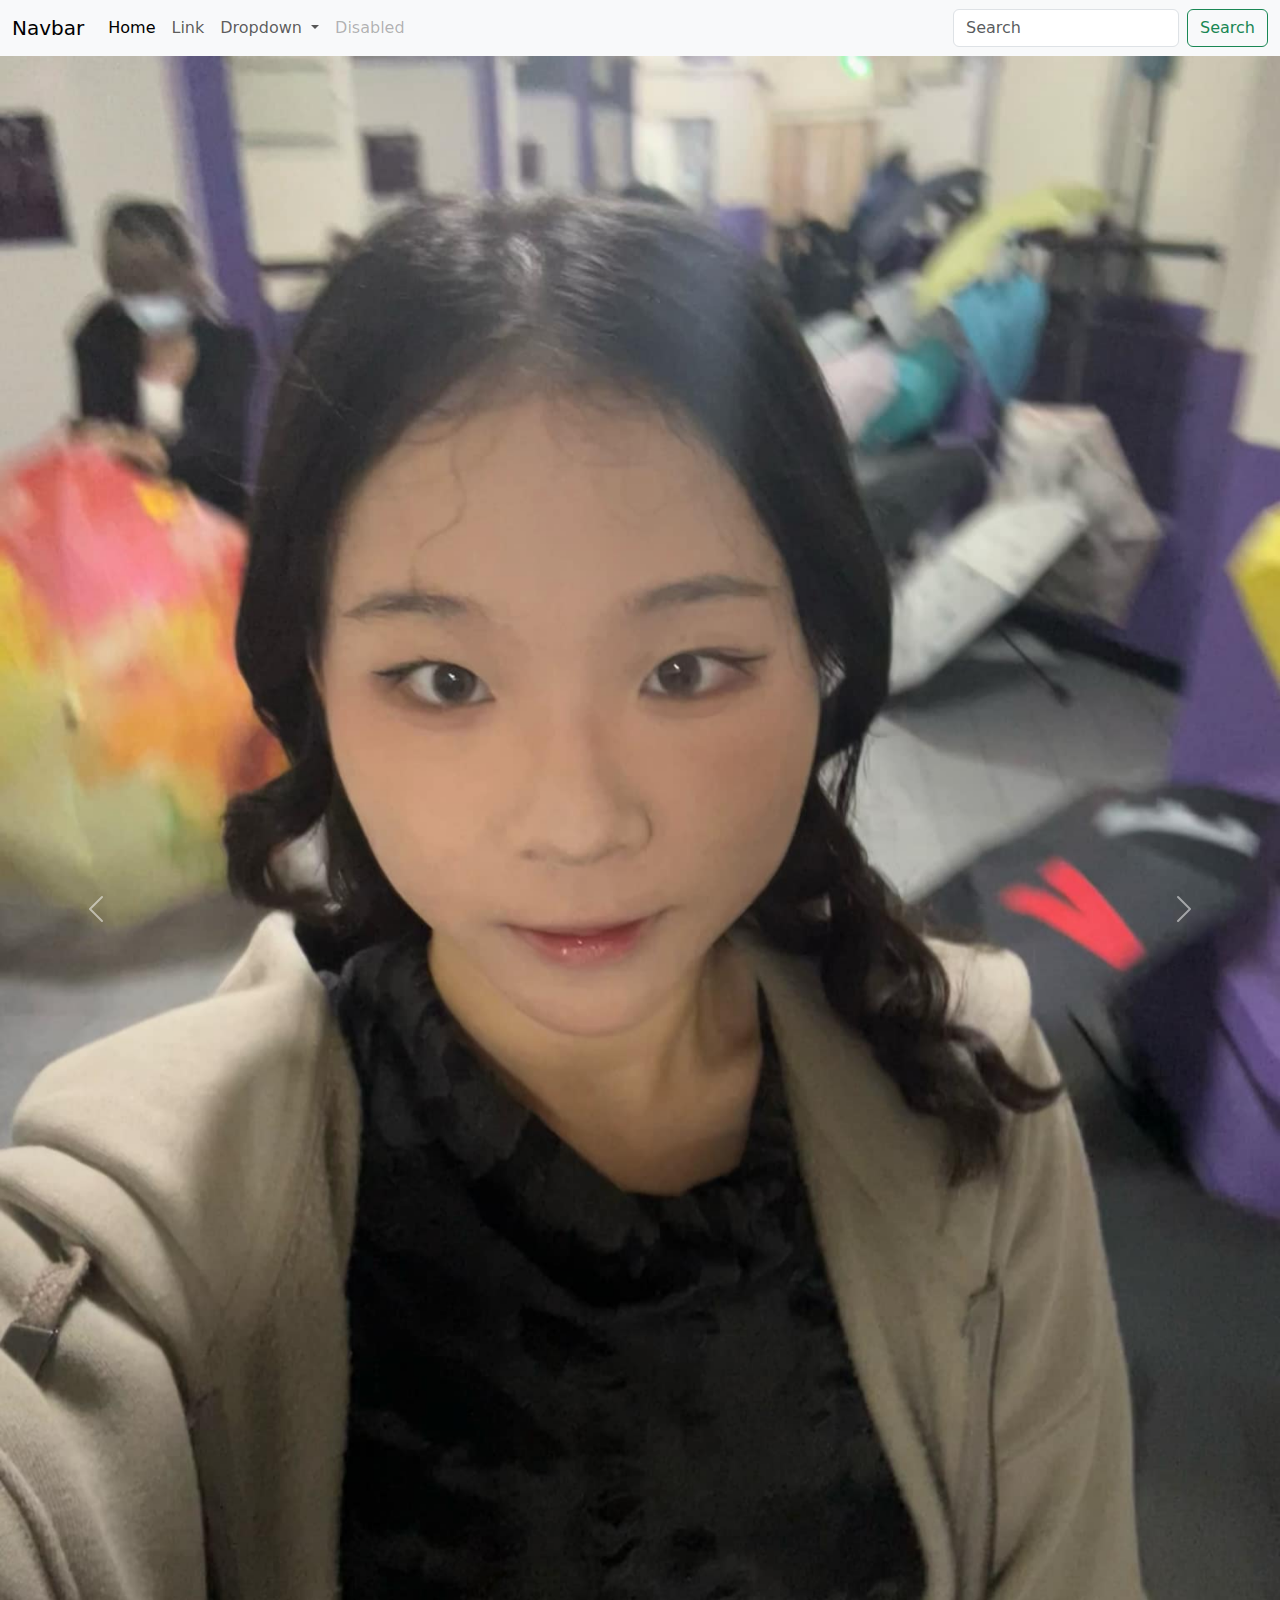
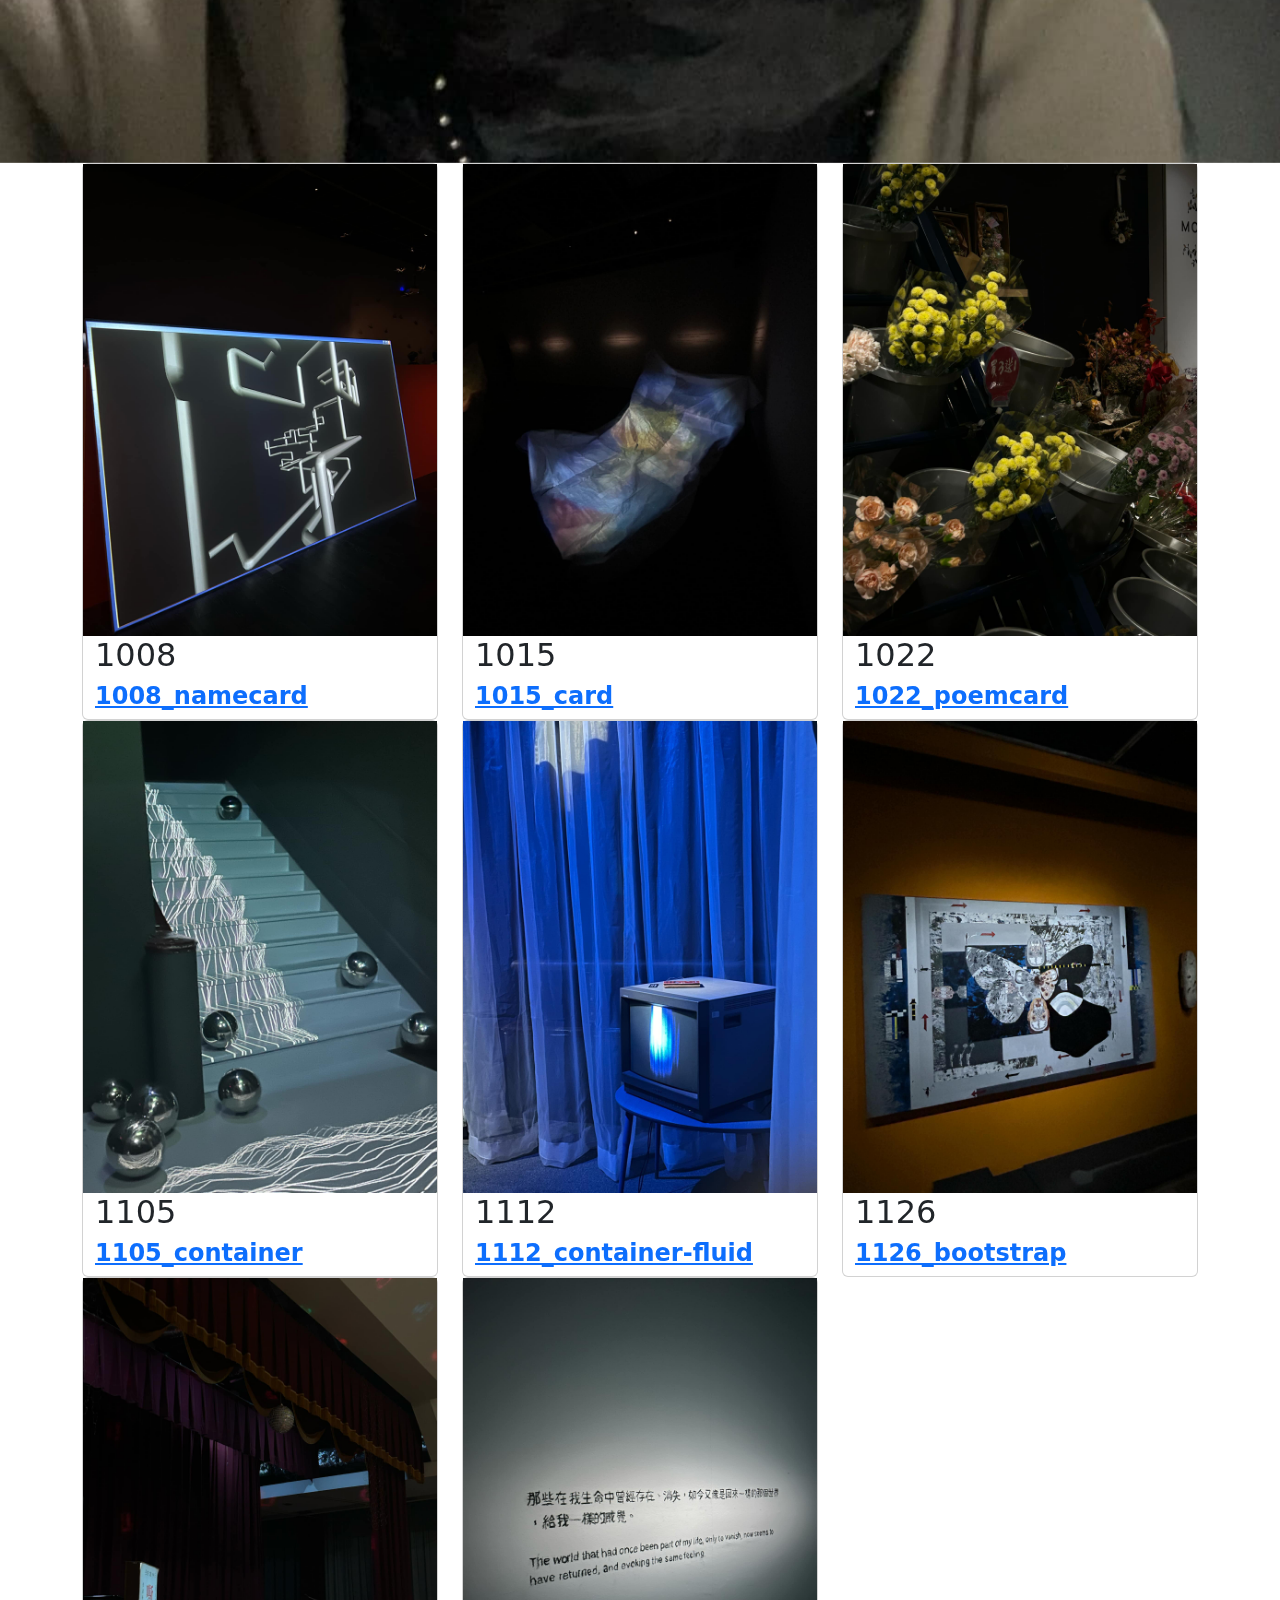
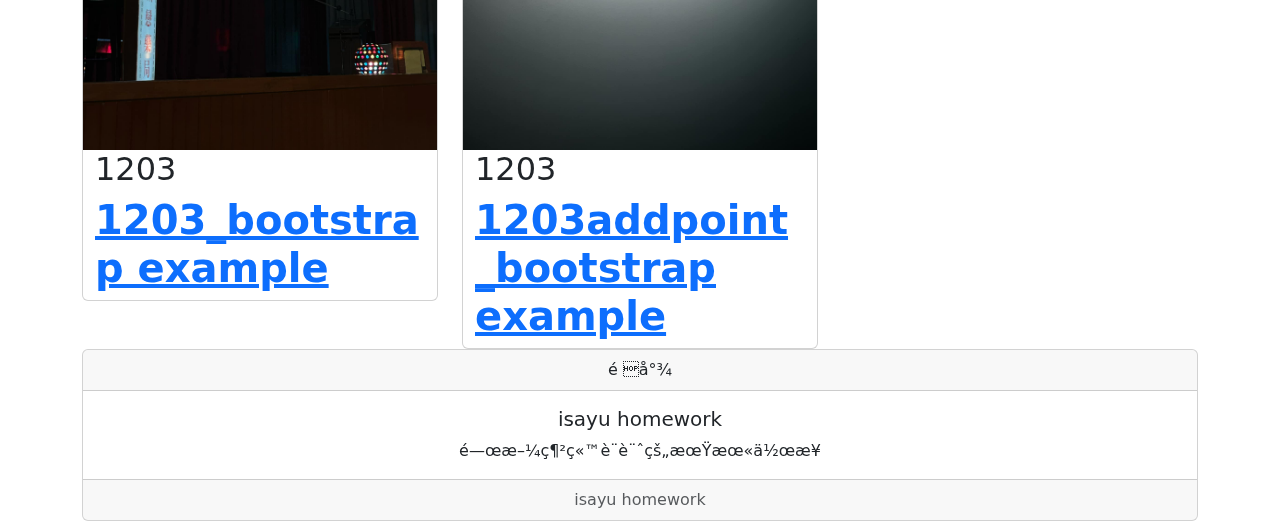
<file: index.html>
<!DOCTYPE html>

<html>

 <head>
  <meta charset=”utf-8“>
  <title>ALISAI‘S NAMECARD</title>
  <script src="https://cdn.jsdelivr.net/npm/bootstrap@5.3.3/dist/js/bootstrap.bundle.min.js" integrity="sha384-YvpcrYf0tY3lHB60NNkmXc5s9fDVZLESaAA55NDzOxhy9GkcIdslK1eN7N6jIeHz" crossorigin="anonymous"></script>
  <link href="https://cdn.jsdelivr.net/npm/bootstrap@5.3.3/dist/css/bootstrap.min.css" rel="stylesheet" integrity="sha384-QWTKZyjpPEjISv5WaRU9OFeRpok6YctnYmDr5pNlyT2bRjXh0JMhjY6hW+ALEwIH" crossorigin="anonymous">
 </head>
 
 <body>  
    <nav class="navbar navbar-expand-lg bg-body-tertiary">
        <div class="container-fluid">
          <a class="navbar-brand" href="#">Navbar</a>
          <button class="navbar-toggler" type="button" data-bs-toggle="collapse" data-bs-target="#navbarSupportedContent" aria-controls="navbarSupportedContent" aria-expanded="false" aria-label="Toggle navigation">
            <span class="navbar-toggler-icon"></span>
          </button>
          <div class="collapse navbar-collapse" id="navbarSupportedContent">
            <ul class="navbar-nav me-auto mb-2 mb-lg-0">
              <li class="nav-item">
                <a class="nav-link active" aria-current="page" href="#">Home</a>
              </li>
              <li class="nav-item">
                <a class="nav-link" href="#">Link</a>
              </li>
              <li class="nav-item dropdown">
                <a class="nav-link dropdown-toggle" href="#" role="button" data-bs-toggle="dropdown" aria-expanded="false">
                  Dropdown
                </a>
                <ul class="dropdown-menu">
                  <li><a class="dropdown-item" href="#">Action</a></li>
                  <li><a class="dropdown-item" href="#">Another action</a></li>
                  <li><hr class="dropdown-divider"></li>
                  <li><a class="dropdown-item" href="#">Something else here</a></li>
                </ul>
              </li>
              <li class="nav-item">
                <a class="nav-link disabled" aria-disabled="true">Disabled</a>
              </li>
            </ul>
            <form class="d-flex" role="search">
              <input class="form-control me-2" type="search" placeholder="Search" aria-label="Search">
              <button class="btn btn-outline-success" type="submit">Search</button>
            </form>
          </div>
        </div>
      </nav>
      <div id="carouselExample" class="carousel slide">
        <div class="carousel-inner">
          <div class="carousel-item active">
            <img src="1112/1111.jpg" class="d-block w-100" alt="...">
          </div>
          <div class="carousel-item">
            <img src="1112/2222.jpg" class="d-block w-100" alt="...">
          </div>
          <div class="carousel-item">
            <img src="1112/3333.jpg" class="d-block w-100" alt="...">
          </div>
          <div class="carousel-item">
            <img src="1112/4444.jpg" class="d-block w-100" alt="...">
          </div>
        </div>
        <button class="carousel-control-prev" type="button" data-bs-target="#carouselExample" data-bs-slide="prev">
          <span class="carousel-control-prev-icon" aria-hidden="true"></span>
          <span class="visually-hidden">Previous</span>
        </button>
        <button class="carousel-control-next" type="button" data-bs-target="#carouselExample" data-bs-slide="next">
          <span class="carousel-control-next-icon" aria-hidden="true"></span>
          <span class="visually-hidden">Next</span>
        </button>
      </div>
      <div class="container">
        <div class ="row">
          <div class="col-4">
                <div class = "card">

      <img src='1105/img1008.png' style='width:100%'>
      <div class='container'>
        <h2>1008</h2>
        <h4><b>  <a href=1008/1008_namecard.html>    1008_namecard</a></b></h4>
      </div>
    </div>
       </div>
          <div class="col-4">
            <div class = "card">

      <img src='1105/img1015.png' style='width:100%'>
      <div class='container'>
      <h2>1015</h2>
        <h4><b> <a href=1015/1015_card.html>    1015_card
        </a></b></h4>
      </div>
    </div>
       </div>
          <div class="col-4">            <div class = "card">

      <img src='1105/img1022.png' style='width:100%'>
      <div class='container'>
        <h2>1022</h2>
        <h4><b> <a href=1022/1022_poemcard.html>
          1022_poemcard</a></b></h4>
      </div>
    </div>
       </div>
        </div>
        <div class ="row">
          <div class="col-4">          <div class = "card">

      <img src='1105/img1105.png' style='width:100%'>
      <div class='container'>
        <h2>1105</h2>
        <h4><b>  <a href=1105/index.html>
          1105_container</a></b></h4>
      </div>
    </div>
       </div>
       <div class="col-4">          <div class = "card">

      <img src='1105/img1112.png' style='width:100%'>
      <div class='container'>
        <h2>1112</h2>
        <h4><b><a href=1112/index.html>
          1112_container-fluid</a></b></h4>
      </div>
    </div>
       </div>
       <div class="col-4">          <div class = "card">
       <img src='1105/img1126.png' style='width:100%'>
       <div class='container'>
         <h2>1126</h2>
         <h4><b> <a href=1126/1126_index.html>
          1126_bootstrap</a></b></h4>
       </div>
     </div>
        </div>
        <div class="col-4">          <div class = "card">
        <img src='1105/img1203.png' style='width:100%'>
        <div class='container'>
          <h2>1203</h2>
          <h4><b> <h1>
            <a href=1203/1203_index.html>
             1203_bootstrap example
            </a></b></h4>
        </div>
      </div>
         </div>

         <div class="col-4">          <div class = "card">
         <img src='1105/img12031.png' style='width:100%'>
         <div class='container'>
           <h2>1203</h2>
           <h4><b> <h1>
            <a href=1203_addpoint/1203addpoint_index.html>
              1203addpoint_bootstrap example
             
             </a></b></h4>
         </div>
       </div>
          </div>

        </div>
         

        <div class="card text-center">
          <div class="card-header">
            頁尾
          </div>
          <div class="card-body">
            <h5 class="card-title"> isayu homework</h5>
            <p class="card-text">關於網站設計的期末作業</p>
          
          </div>
          <div class="card-footer text-body-secondary">
           isayu homework
          </div>
        </div>




 

 </body>



 
  
  </html>
</file>
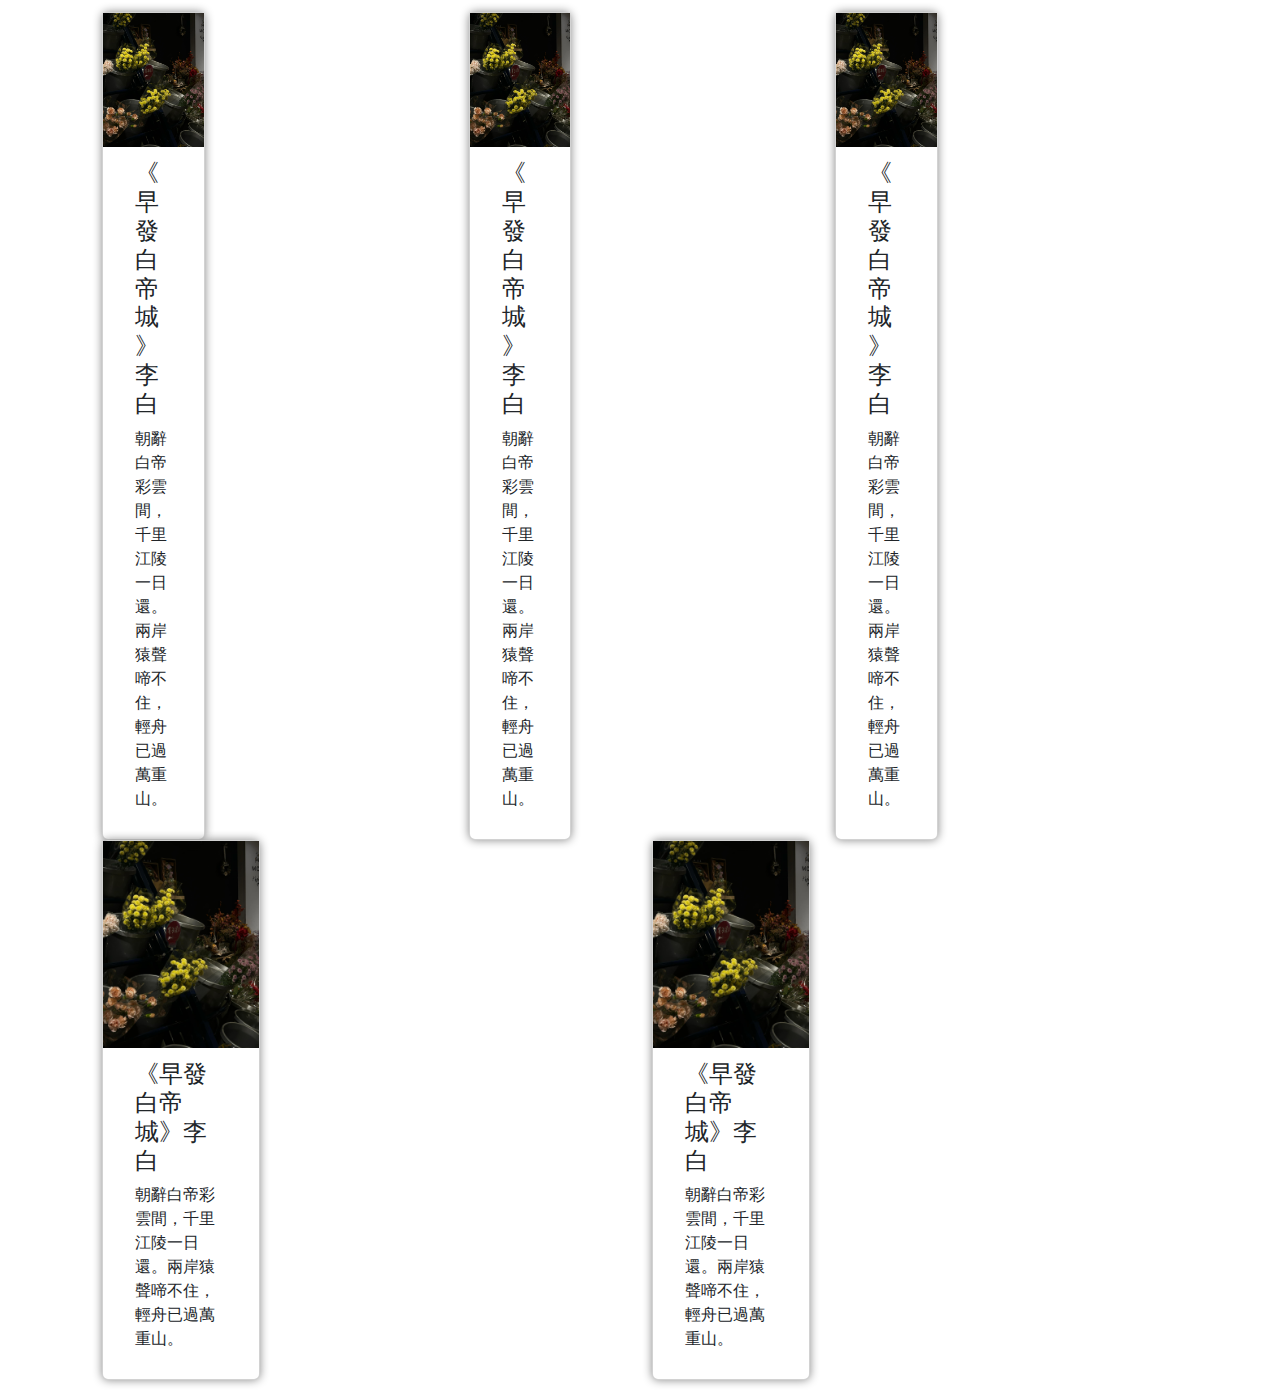
<file: 1105/index.html>
<DOCTYPE html>

<html>

	<head>
			<meta charset='utf-8'>
			<title>POEMCARD</title>
			<link rel="preconnect" href="https://fonts.googleapis.com">
			<link rel="preconnect" href="https://fonts.gstatic.com" crossorigin>
			<link href="https://fonts.googleapis.com/css2?family=Cactus+Classical+Serif&display=swap" rel="stylesheet">
			<link href="https://cdn.jsdelivr.net/npm/bootstrap@5.3.3/dist/css/bootstrap.min.css" rel="stylesheet" integrity="sha384-QWTKZyjpPEjISv5WaRU9OFeRpok6YctnYmDr5pNlyT2bRjXh0JMhjY6hW+ALEwIH" crossorigin="anonymous">
			<script src="https://cdn.jsdelivr.net/npm/bootstrap@5.3.3/dist/js/bootstrap.bundle.min.js" integrity="sha384-YvpcrYf0tY3lHB60NNkmXc5s9fDVZLESaAA55NDzOxhy9GkcIdslK1eN7N6jIeHz" crossorigin="anonymous"></script>
			<style>
			
				.card{
				width:30%;
				box-shadow: 0px 0px 10px 0px #888888;
				}
				
				.container{
				padding: 12px 32px;
				}
				
				
				</style>
	</head>
	
	<body>
		<div class="container">
			<div class ="row">
				<div class="col-4"><div class = "card">
		<img src='img1022.png' style='width:100%'>
		<div class='container'>
			<h4>《早發白帝城》李白</h4>
			<p>朝辭白帝彩雲間，千里江陵一日還。兩岸猿聲啼不住，輕舟已過萬重山。</p>
		</div>
	</div>
		 </div>
				<div class="col-4"><div class = "card">
		<img src='img1022.png' style='width:100%'>
		<div class='container'>
			<h4>《早發白帝城》李白</h4>
			<p>朝辭白帝彩雲間，千里江陵一日還。兩岸猿聲啼不住，輕舟已過萬重山。</p>
		</div>
	</div>
		 </div>
				<div class="col-4"><div class = "card">
		<img src='img1022.png' style='width:100%'>
		<div class='container'>
			<h4>《早發白帝城》李白</h4>
			<p>朝辭白帝彩雲間，千里江陵一日還。兩岸猿聲啼不住，輕舟已過萬重山。</p>
		</div>
	</div>
		 </div>
			</div>
			<div class ="row">
				<div class="col-6"><div class = "card">
		<img src='img1022.png' style='width:100%'>
		<div class='container'>
			<h4>《早發白帝城》李白</h4>
			<p>朝辭白帝彩雲間，千里江陵一日還。兩岸猿聲啼不住，輕舟已過萬重山。</p>
		</div>
	</div>
		 </div>
				<div class="col-6"><div class = "card">
		<img src='img1022.png' style='width:100%'>
		<div class='container'>
			<h4>《早發白帝城》李白</h4>
			<p>朝辭白帝彩雲間，千里江陵一日還。兩岸猿聲啼不住，輕舟已過萬重山。</p>
		</div>
	</div>
		 </div>
				
			</div>
			 
	
	</body>
	
<html>
</file>
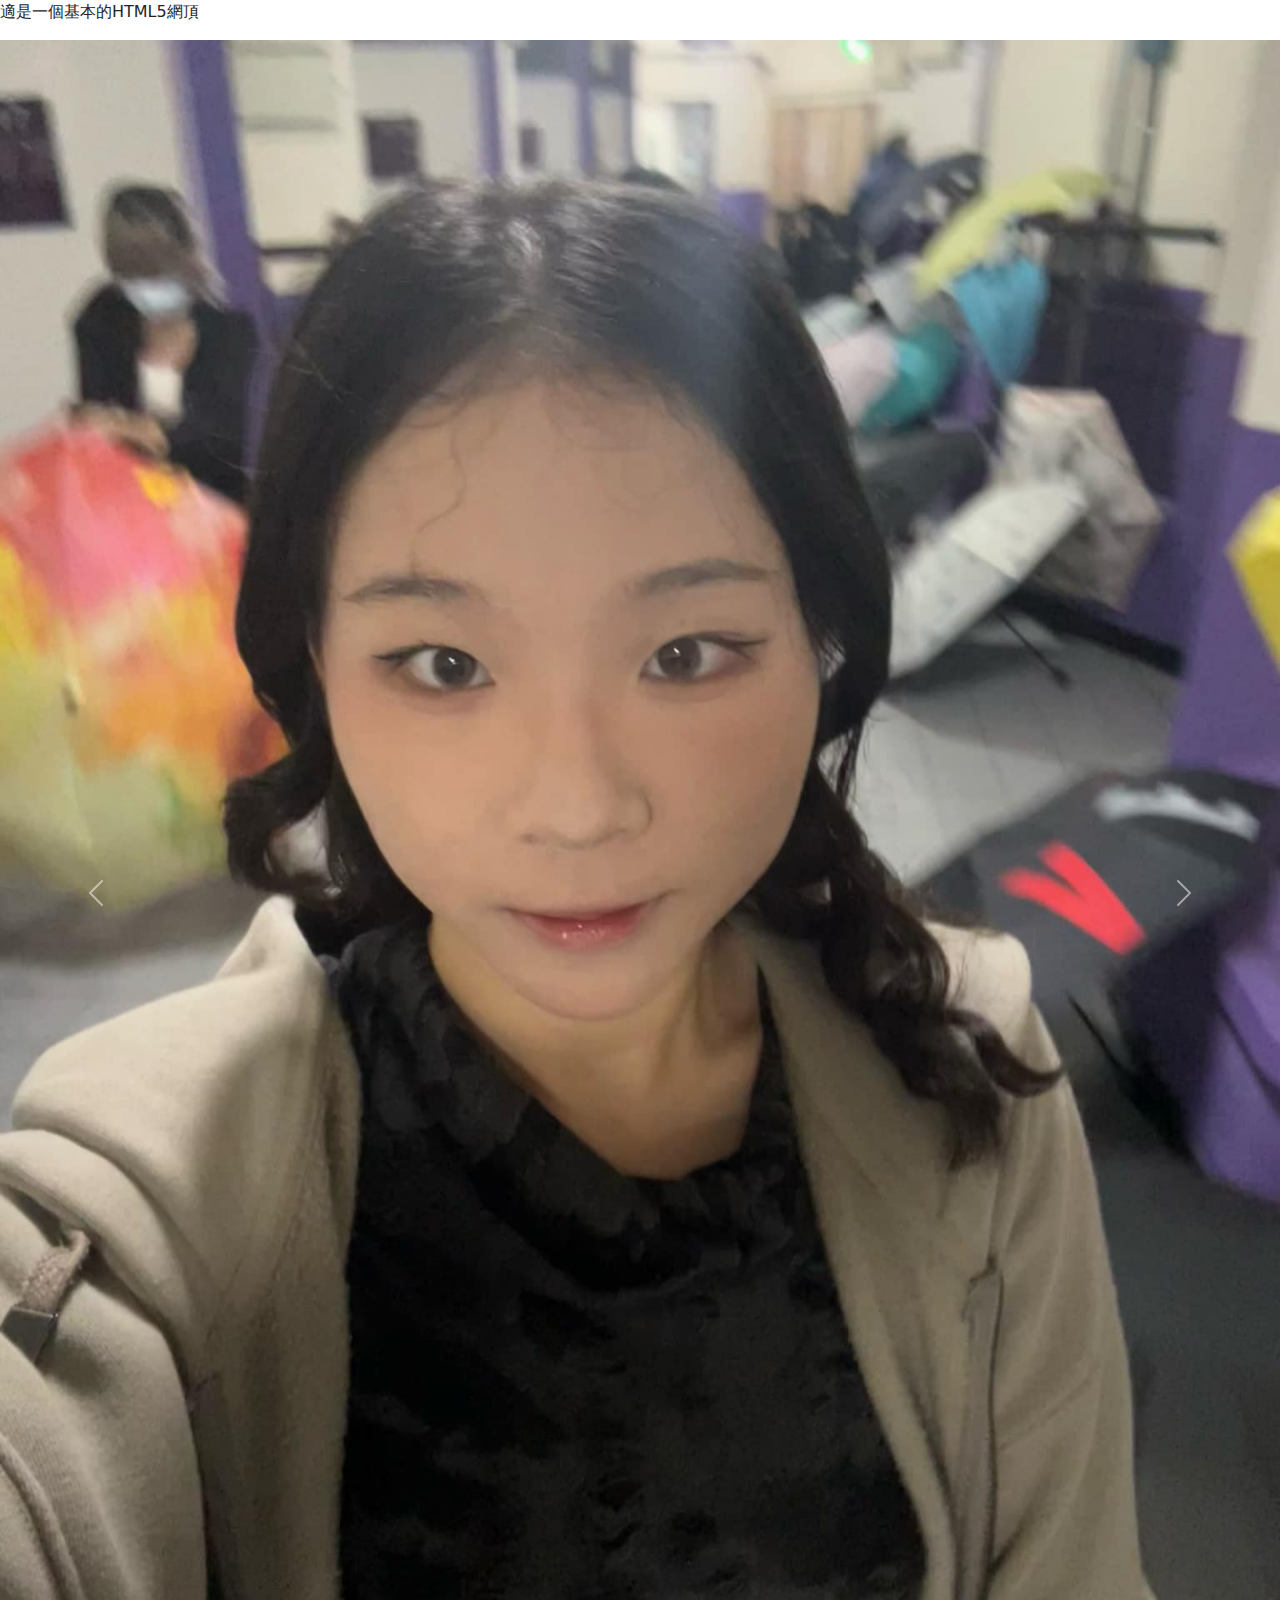
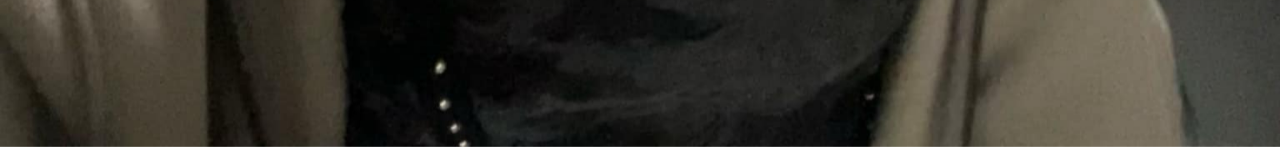
<file: 1112/index.html>
<!DOCTYPE html>
<html lang-"isayu"></html>
<head>
    <meta charset="UTF-8">
    
    <title>基本的HTML5頁</title>
     <link href="https://cdn.jsdelivr.net/npm/bootstrap@5.3.3/dist/css/bootstrap.min.css" rel="stylesheet" integrity="sha384-QWTKZyjpPEjISv5WaRU9OFeRpok6YctnYmDr5pNlyT2bRjXh0JMhjY6hW+ALEwIH" crossorigin="anonymous">
    <script src="https://cdn.jsdelivr.net/npm/bootstrap@5.3.3/dist/js/bootstrap.bundle.min.js" integrity="sha384-YvpcrYf0tY3lHB60NNkmXc5s9fDVZLESaAA55NDzOxhy9GkcIdslK1eN7N6jIeHz" crossorigin="anonymous"></script>
    </head>

<body>

<P>適是一個基本的HTML5網頂 </p>

    <div id="carouselExample" class="carousel slide">
        <div class="carousel-inner">
          <div class="carousel-item active">
            <img src="1111.jpg" class="d-block w-100" alt="...">
          </div>
          <div class="carousel-item">
            <img src="2222.jpg" class="d-block w-100" alt="...">
          </div>
          <div class="carousel-item">
            <img src="3333.jpg" class="d-block w-100" alt="...">
          </div>
          <div class="carousel-item">
            <img src="4444.jpg" class="d-block w-100" alt="...">
          </div>
        </div>
        <button class="carousel-control-prev" type="button" data-bs-target="#carouselExample" data-bs-slide="prev">
          <span class="carousel-control-prev-icon" aria-hidden="true"></span>
          <span class="visually-hidden">Previous</span>
        </button>
        <button class="carousel-control-next" type="button" data-bs-target="#carouselExample" data-bs-slide="next">
          <span class="carousel-control-next-icon" aria-hidden="true"></span>
          <span class="visually-hidden">Next</span>
        </button>
      </div>


</body> </html>
</file>
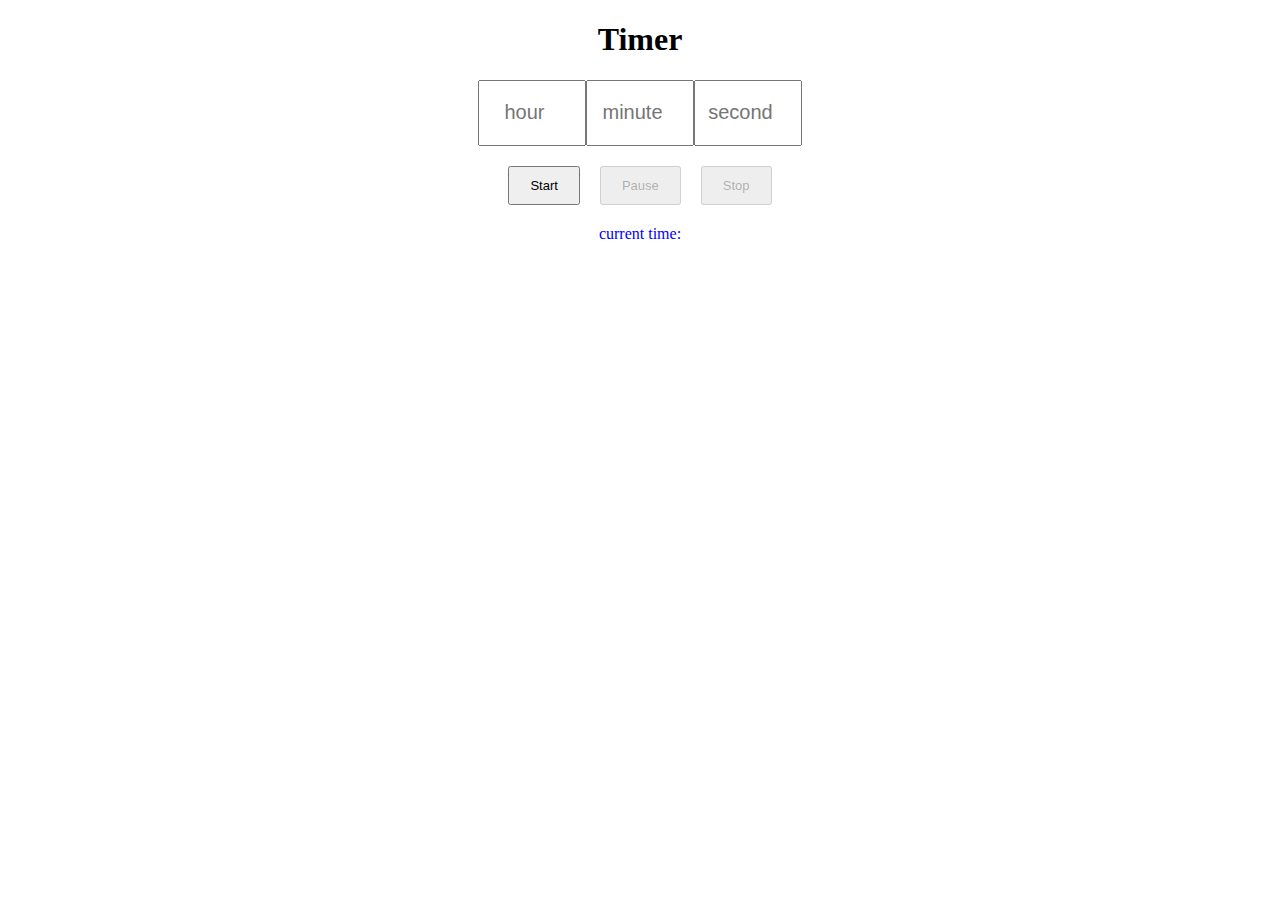
<file: timer.html>
<!DOCTYPE html>
<html>

    <head>
        <meta name = "viewport" content="width = device-width, initial-scale = 1.0">
        <meta charset = "utf-8">        <title>timer</title>
            <link rel="stylesheet" href="timer.css">

    </head>
   
    <body>
        <h1 class = "title">Timer</h1>
        <div class = "inp">
            <input id = "inputh"  type = "number"  placeholder = "hour">
            <input id = "inputm" type = "number"  placeholder = "minute">
            <input id = "inputs" type = "number"  placeholder = "second">
        </div>

        <div class = "but">
            <button id = "start" onclick="start_counting();">Start</button>
            <button id = "pause" onclick="pause_counting();">Pause</button>
            <button id = "stop" onclick="stop_counting();">Stop</button>
        </div>
        <p id = "time" class = "time">current time:</p>

        <script>
            document.getElementById("pause").disabled = true;
            document.getElementById("stop") .disabled= true;

            var timer = 0, h = 0, m = 0, s = 0;

            function start_counting()
            {
                //➤ 意思是：「如果輸入是有效數字，就更新 h；否則保留原本的 h」。
                h = +document.getElementById("inputh").value || h;
                m = +document.getElementById("inputm").value || m;
                s = +document.getElementById("inputs").value || s;
           

                if( (h==0 && m==0 && s==0) || (h<0 || m<0 || s<0) )
                {
                    alert("The time entered is illegal!");
                    return;
                }
                //將值setInterval()賦給計時器變數timer。此方法接受兩個參數，
                // 第一個參數是一個函數，第二個參數是一個以毫秒為單位的時間。
                // 在本例中，我們指定計時器counting每 1000 毫秒（即 1 秒）執行一次函數。
                timer = setInterval(counting , 1000);
                //因為已經開始了 所以只能按pause stop = false(可按)
                document.getElementById("start").disabled = true;
                document.getElementById("pause").disabled = false;
                document.getElementById("stop").disabled = false;
                document.getElementById("inputh").disabled = true;
                document.getElementById("inputm").disabled = true;
                document.getElementById("inputs").disabled = true;
            }

            function pause_counting()
            {
                document.getElementById("start").disabled = false;
                document.getElementById("pause").disabled = true;
                document.getElementById("stop").disabled = false;
                document.getElementById("inputh").disabled = false;
                document.getElementById("inputm").disabled = false;
                document.getElementById("inputs").disabled = false;
                //並呼叫它clearInterval()來移除計時器並停止倒數計時。
                clearInterval(timer);
            }


            function end_counting()
            {
                document.getElementById("start").disabled = false;
                document.getElementById("pause").disabled = false;
                document.getElementById("stop") .disabled= true;
                document.getElementById("inputh") .disabled= false;
                document.getElementById("inputm") .disabled= false;
                document.getElementById("inputs") .disabled= false;

                clearInterval(timer);

                h = 0; 
                m = 0; 
                s = 0; 
                document.getElementById("time").innerHTML = "time stop";
            }
            // 如果秒是 0，且分也是 0，就進行h--
            // 如果秒是 0，且分也是 0，就進行h--
            // 如果 h 也等於 0，時間結束

            //假如m!=0 那就 m--
            //假如s!=0 那就 s--
            
            function counting()
            {

                if( s == 0 )
                {
                    if(m == 0)
                    {
                        if(h == 0)
                        {
                        // msh == 0
                        end_counting();
                        //告訴瀏覽器：「這個 fn（函式）先暫時放旁邊，等 DOM 更新完再執行」
                        /*setTimeout(function () {
                            alert("The time is up!"); }, 0);*/
                        setTimeout
                            (
                                ()=>alert("times up!"), 0
                            )
                             return;
                        }
                            else
                            {
                            //h !=0, m s ==0
                            h--; m= 59; s = 59;

                            }
                    }
                        else
                        {
                        // hm !=0 s==0
                        m--; s=59;
                        }
                   
                }else{

                    //h m s != 0;
                    s--;
                }
                
            document.getElementById("time").innerHTML = "current time: "+ h +"h" + m  +"m" +s + "s" ;

            //把值放到id 裡面
            document.getElementById("inputh").value = h;
            document.getElementById("inputm").value = m;
            document.getElementById("inputs").value = s;
            }



        </script>
    </body>
</html>
</file>
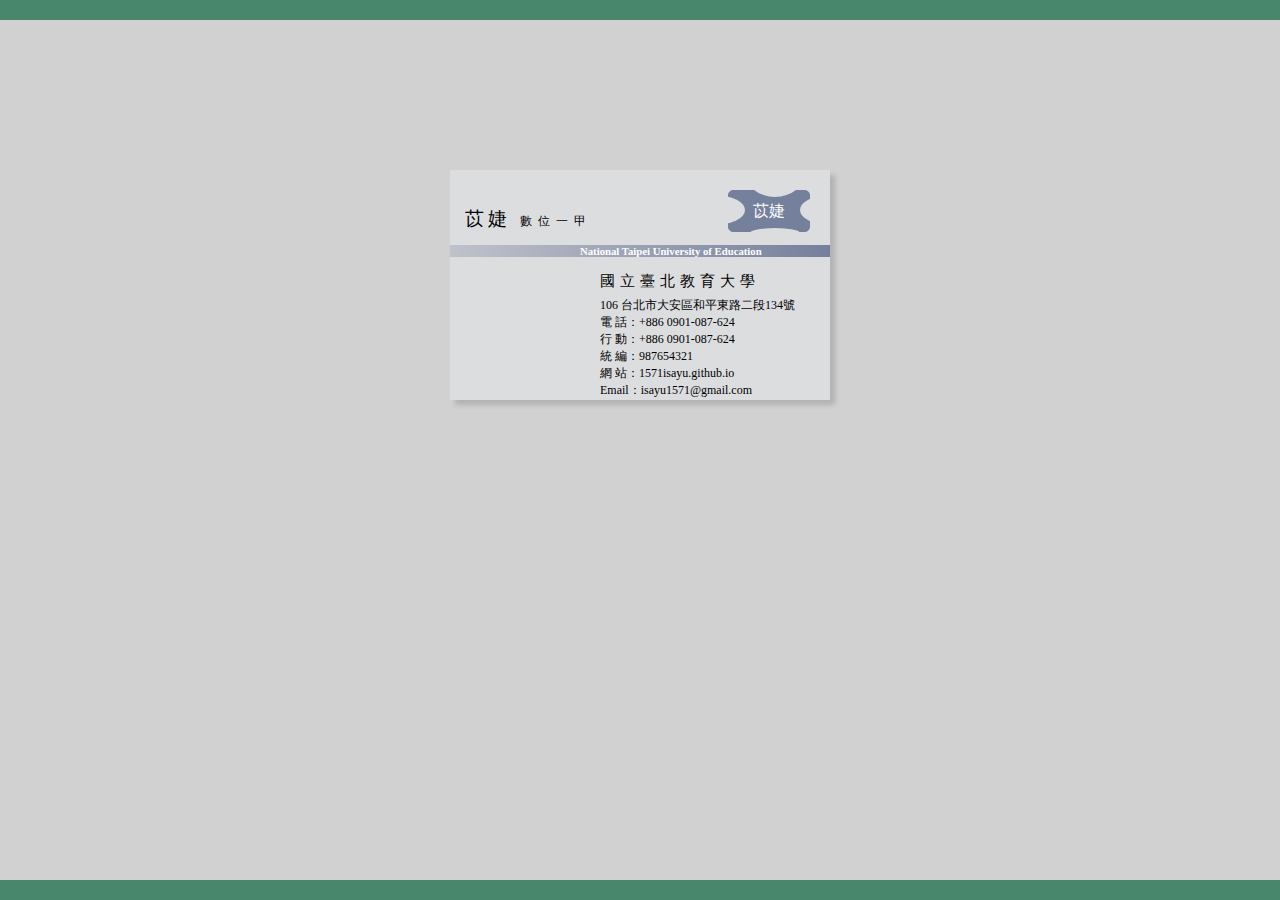
<file: 1008/1008_namecard.html>
<!DOCTYPE html>

<html>

	<head>
		<meta charset="utf-8">
		<title>苡婕'S NAMECARD</title>
		<link href="1008_namecard.css" rel="stylesheet" type="text/css">
	</head>
	
	<body>		
		<div class="namecard">
		  
		  <h2>苡婕
			<span>數位一甲</span>
		  </h2>
		  <h6>National Taipei University of Education</h6>
		  
		 
		  <div class="company">國立臺北教育大學</div>
		  <p>106 台北市大安區和平東路二段134號<br>
			電 話：+886 0901-087-624<br>
			行 動：+886 0901-087-624<br>
			統 編：987654321<br>
			網 站：1571isayu.github.io<br>
			Email：isayu1571@gmail.com<br>
			
			
		  </p>
		  <div class="mark">苡婕</div>
		  <div class="circle circle1"></div>
		  <div class="circle circle2"></div>
		  <div class="circle circle3"></div>
		  <div class="circle circle4"></div>
		</div>
	</body>


</html>
</file>
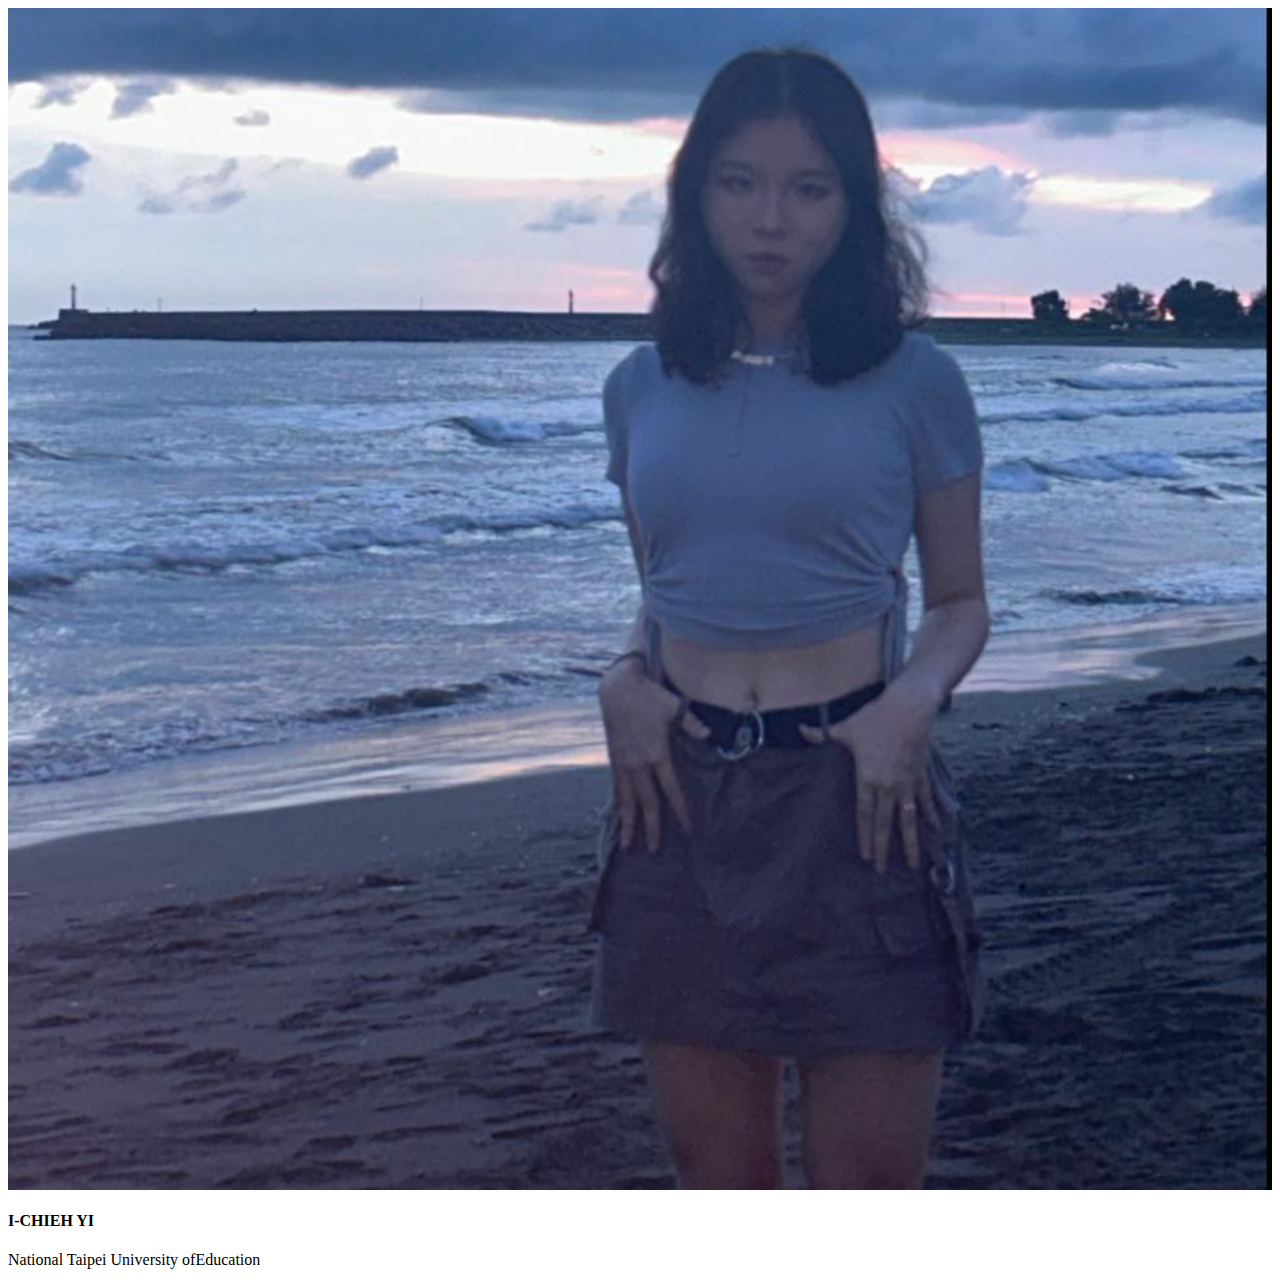
<file: 1015/1015.html>
<DOCTYPE html>

<html>

	<head>
			<meta charset='utf-8'>
			<title>CARD</title>
			<style>
			
				.card{
				width:50%;
				box-shadow: 0px 0px 10px 0px #888888;
				}
				
				.container{
				padding: 12px 32px:
				}
				
				
				</style>
	</head>
	
	<body>
		
	<DIV ='card'>
		<img src='img1015.png' style='width:100%'>
		<div class='container'>
			<h4>I-CHIEH YI</h4>
			<p>National Taipei University ofEducation</p>
		</div>
	</div>

       
	</body>
	
<html>
</file>
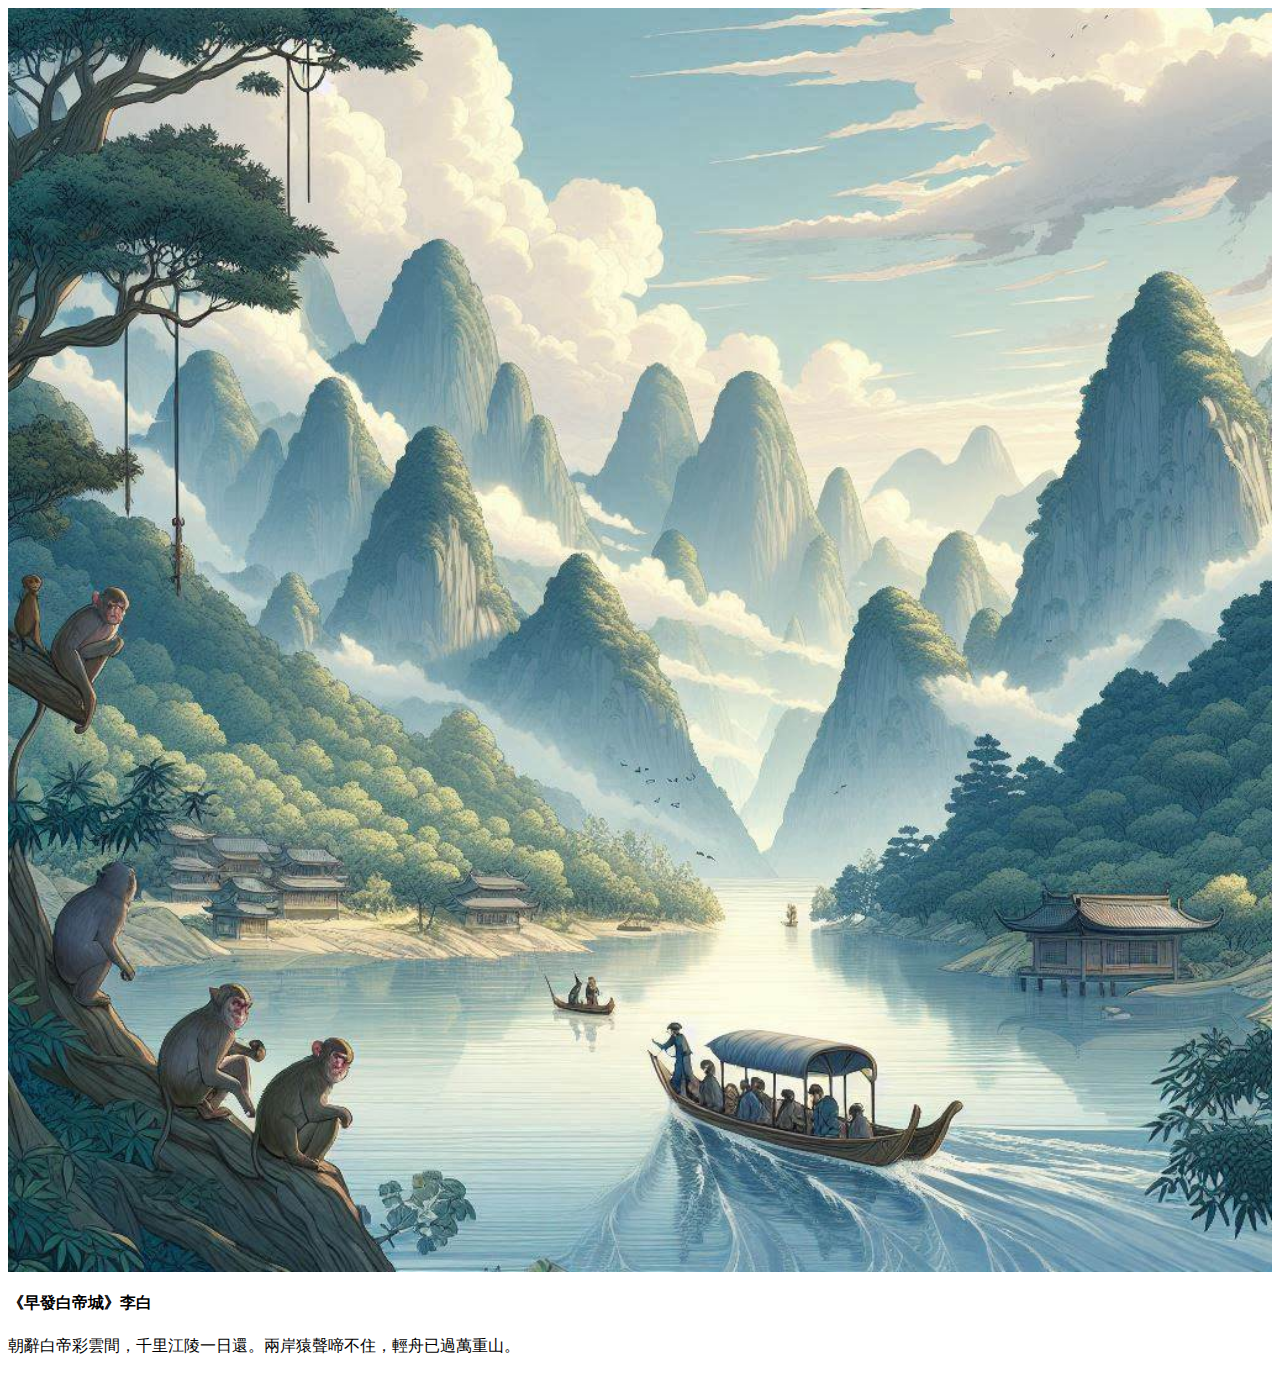
<file: 1022/1022.html>
<DOCTYPE html>

<html>

	<head>
			<meta charset='utf-8'>
			<title>POEMCARD</title>
			<link rel="preconnect" href="https://fonts.googleapis.com">
			<link rel="preconnect" href="https://fonts.gstatic.com" crossorigin>
			<link href="https://fonts.googleapis.com/css2?family=Cactus+Classical+Serif&display=swap" rel="stylesheet">
			<style>
			
				.card{
				width:30%;
				box-shadow: 0px 0px 10px 0px #888888;
				}
				
				.container{
				padding: 12px 32px:
				}
				
				
				</style>
	</head>
	
	<body>
		
	<DIV ='card'>
		<img src='img1022.png' style='width:100%'>
		<div class='container'>
			<h4>《早發白帝城》李白</h4>
			<p>朝辭白帝彩雲間，千里江陵一日還。兩岸猿聲啼不住，輕舟已過萬重山。</p>
		</div>
	</div>
		 
	</body>
	
<html>
</file>
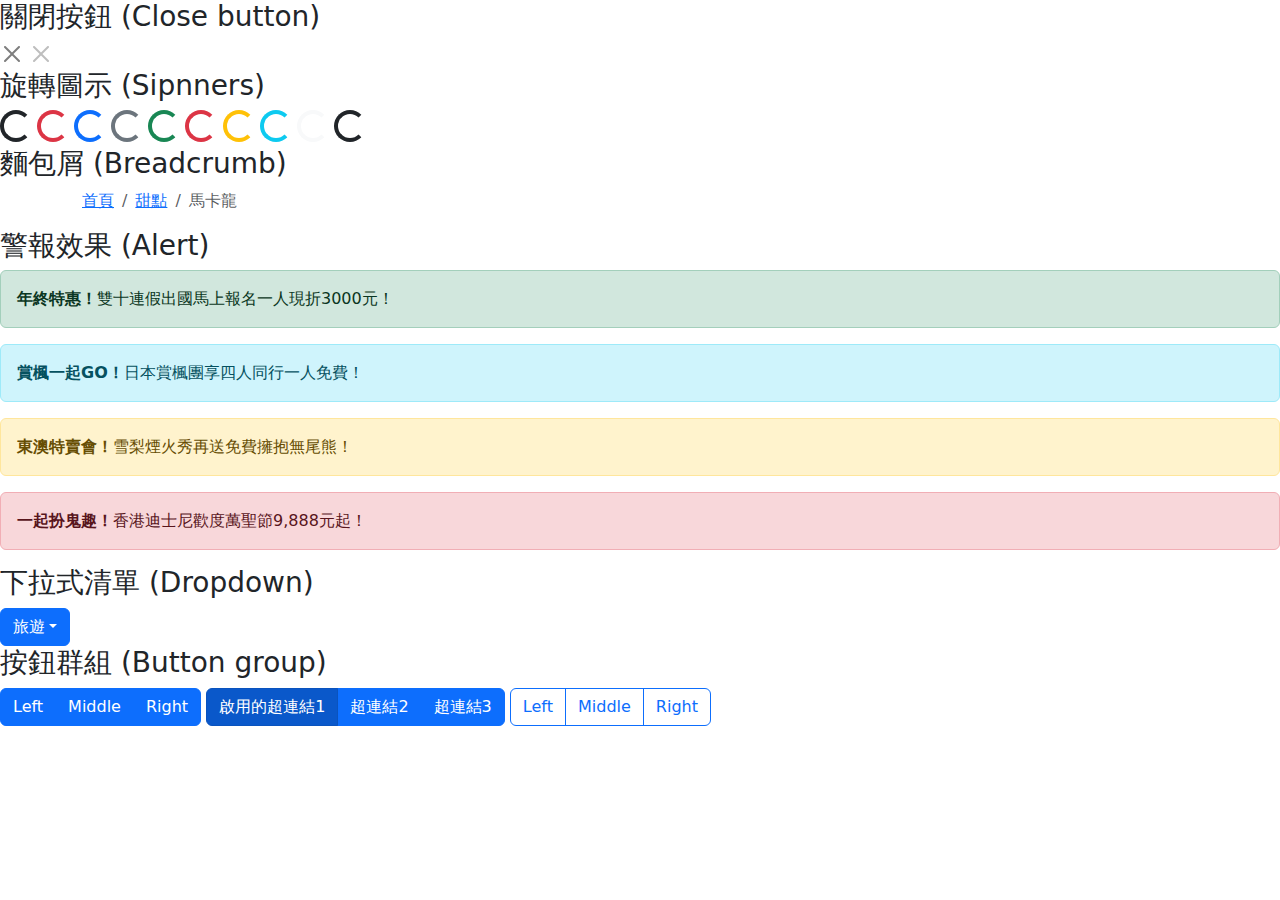
<file: 1126/1126_index.html>
<DOCTYPE html>
<html lang = "en">

<html>

	<head>
			<meta charset='utf-8'>
			<title>bootstrap example</title>
			<link href="https://cdn.jsdelivr.net/npm/bootstrap@5.3.3/dist/css/bootstrap.min.css" rel="stylesheet" integrity="sha384-QWTKZyjpPEjISv5WaRU9OFeRpok6YctnYmDr5pNlyT2bRjXh0JMhjY6hW+ALEwIH" crossorigin="anonymous">
			<script src="https://cdn.jsdelivr.net/npm/bootstrap@5.3.3/dist/js/bootstrap.bundle.min.js" integrity="sha384-YvpcrYf0tY3lHB60NNkmXc5s9fDVZLESaAA55NDzOxhy9GkcIdslK1eN7N6jIeHz" crossorigin="anonymous"></script>
	</head>

<body>
<h3>關閉按鈕 (Close button)</h3>
<button type="button" class="btn-close"></button>
<button type="button" class="btn-close" disabled></button>


<h3> 旋轉圖示 (Sipnners)</h3>
<div class="spinner-border">
	<span class="visually-hidden">Loading...</span>
	</div>
	<div class="spinner-border text-danger">
	<span class="visually-hidden">Loading...</span>
	</div>
	<div class="spinner-border text-primary" role="status">
		<span class="visually-hidden">Loading...</span>
	  </div>
	  <div class="spinner-border text-secondary" role="status">
		<span class="visually-hidden">Loading...</span>
	  </div>
	  <div class="spinner-border text-success" role="status">
		<span class="visually-hidden">Loading...</span>
	  </div>
	  <div class="spinner-border text-danger" role="status">
		<span class="visually-hidden">Loading...</span>
	  </div>
	  <div class="spinner-border text-warning" role="status">
		<span class="visually-hidden">Loading...</span>
	  </div>
	  <div class="spinner-border text-info" role="status">
		<span class="visually-hidden">Loading...</span>
	  </div>
	  <div class="spinner-border text-light" role="status">
		<span class="visually-hidden">Loading...</span>
	  </div>
	  <div class="spinner-border text-dark" role="status">
		<span class="visually-hidden">Loading...</span>
	  </div>

	  <h3> 麵包屑 (Breadcrumb)</h3>
	  <div class="container">
		<ul class="breadcrumb">
		<li class="breadcrumb-item"><a href="#">首頁</a></li>
		<li class="breadcrumb-item"><a href="#">甜點</a></li>
		<li class="breadcrumb-item active">馬卡龍</li>
		</ul>
		</div>
		
		<h3> 警報效果 (Alert)</h3>
		<div class="alert alert-success" role="alert">
			<strong>年終特惠！</strong>雙十連假出國馬上報名一人現折3000元！
			</div>
			<div class="alert alert-info" role="alert">
			<strong>賞楓一起GO！</strong>日本賞楓團享四人同行一人免費！
			</div>
			<div class="alert alert-warning" role="alert">
			<strong>東澳特賣會！</strong>雪梨煙火秀再送免費擁抱無尾熊！
			</div>
			<div class="alert alert-danger" role="alert">
			<strong>一起扮鬼趣！</strong>香港迪士尼歡度萬聖節9,888元起！
			</div>
			
			
		<h3> 下拉式清單 (Dropdown)</h3>
		<div class="dropdown">
			<button class="btn btn-primary dropdown-toggle" type="button" 
			data-bs-toggle="dropdown">旅遊</button>
			<ul class="dropdown-menu">
			<li><h4 class="dropdown-header">國外旅遊</h4></li>
			<li><a class="dropdown-item " href="#">國外團體</a></li>
			<li><a class="dropdown-item " href="#">國外自由行</a></li>
			<li><hr class="dropdown-divider"></li>
			<li><h4 class="dropdown-header">國內旅遊</h4></li>
			<li><a class="dropdown-item " href="#">國內團體</a></li>
			<li><a class="dropdown-item " href="#">國內自由行</a></li>
			</ul>
			</div>
			
			<h3> 按鈕群組 (Button group)</h3>
			<div class="btn-group" role="group">
				<button type="button" class="btn btn-primary">Left</button>
				<button type="button" class="btn btn-primary">Middle</button>
				<button type="button" class="btn btn-primary">Right</button>
				</div>
				<div class="btn-group" role="group">
				<a href="#" class="btn btn-primary active">啟用的超連結1</a>
				<a href="#" class="btn btn-primary">超連結2</a>
				<a href="#" class="btn btn-primary">超連結3</a>
				</div>
				<div class="btn-group" role="group">
				<button type="button" class="btn btn-outline-primary">Left</button>
				<button type="button" class="btn btn-outline-primary">Middle</button>
				<button type="button" class="btn btn-outline-primary">Right</button>
				</div>
				




	</body>
</html>
</file>
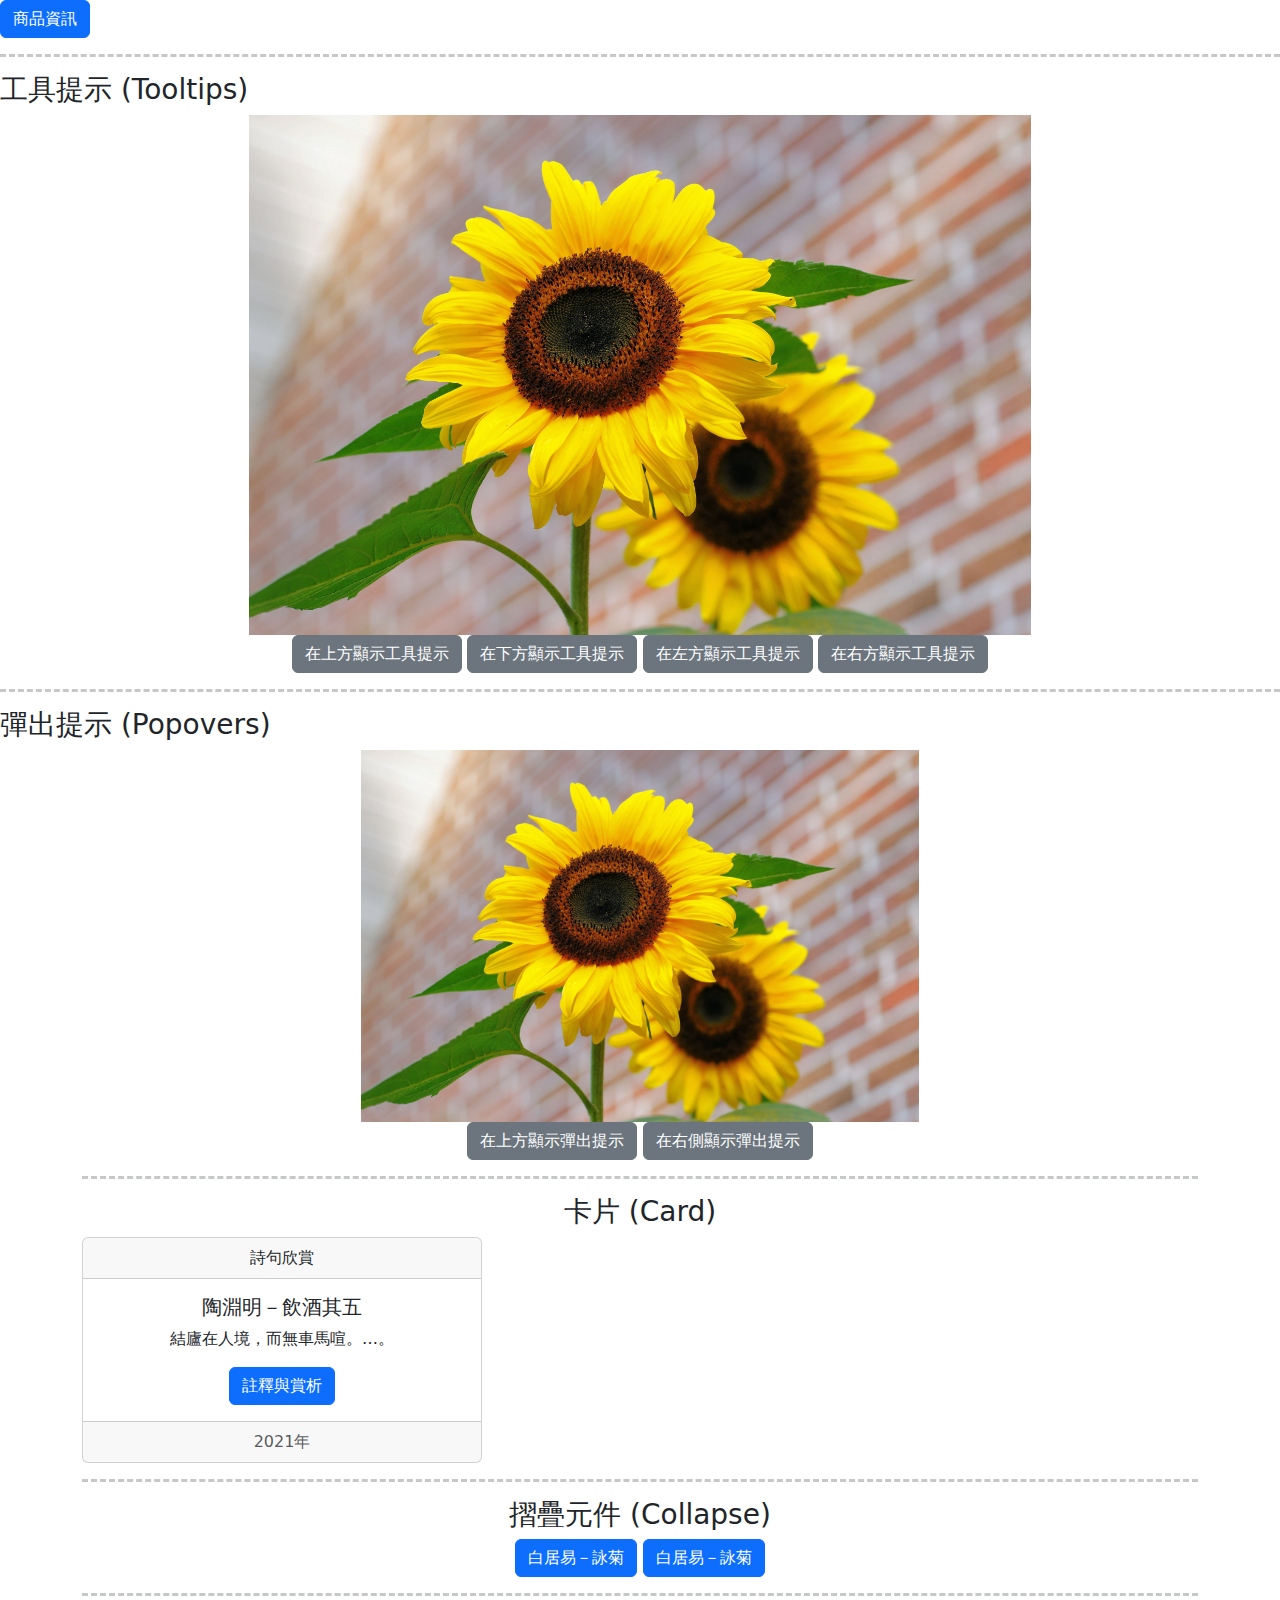
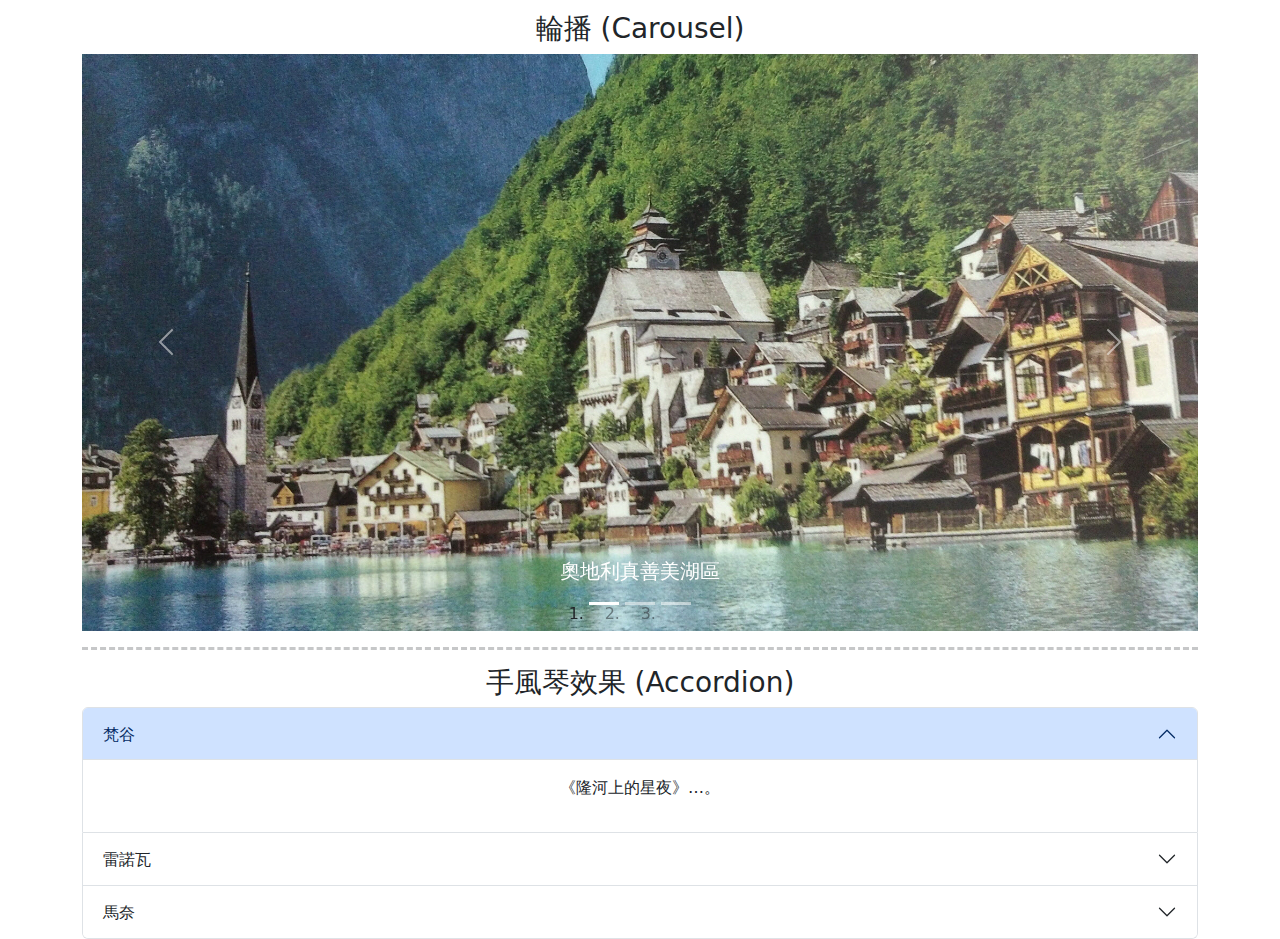
<file: 1203/1203_index.html>
<DOCTYPE html>
<html lang = "en">

<html>

	<head>
			<meta charset='utf-8'>
			<title>bootstrap example</title>
			<link href="https://cdn.jsdelivr.net/npm/bootstrap@5.3.3/dist/css/bootstrap.min.css" rel="stylesheet" integrity="sha384-QWTKZyjpPEjISv5WaRU9OFeRpok6YctnYmDr5pNlyT2bRjXh0JMhjY6hW+ALEwIH" crossorigin="anonymous">
			<script src="https://cdn.jsdelivr.net/npm/bootstrap@5.3.3/dist/js/bootstrap.bundle.min.js" integrity="sha384-YvpcrYf0tY3lHB60NNkmXc5s9fDVZLESaAA55NDzOxhy9GkcIdslK1eN7N6jIeHz" crossorigin="anonymous"></script>
	</head>

<body>
<!-- 觸發互動視窗的按鈕 -->
<button type="button" class="btn btn-primary" data-bs-toggle="modal" 
  data-bs-target="#myModal">商品資訊</button>
<!-- 互動視窗 -->
<div class="modal fade" id="myModal" tabindex="-1">
  <div class="modal-dialog">
    <div class="modal-content">
      <div class="modal-header">
        <h3 class="modal-title">夢幻水晶香檳杯</h3>
        <button type="button" class="btn-close" data-bs-dismiss="modal"></button>
      </div>
      <div class="modal-body">
        <img src="cup.jpg" width="50%" class="img-fluid">
        <p class="h3 text-end">$30.0</p>
      </div>
      <div class="modal-footer">
        <button type="button" class="btn btn-primary">放入購物車</button>
      </div>
    </div>
  </div>
</div>




<hr style="border-top:3px dashed;">
<h3>工具提示 (Tooltips)</h3>
<div class="container text-center">  
	<img src="flowers3.jpg" width="70%" class="img-fluid"><br>
	<button type="button" class="btn btn-secondary" data-bs-toggle="tooltip" 
	  data-bs-placement="top" title="太陽花">在上方顯示工具提示</button>
	<button type="button" class="btn btn-secondary" data-bs-toggle="tooltip"
	  data-bs-placement="bottom" title="太陽花">在下方顯示工具提示</button>
	<button type="button" class="btn btn-secondary" data-bs-toggle="tooltip"
	  data-bs-placement="left" title="太陽花">在左方顯示工具提示</button>
	<button type="button" class="btn btn-secondary" data-bs-toggle="tooltip"
	  data-bs-placement="right" title="太陽花">在右方顯示工具提示</button>	
  </div>
  
  <script>
	var tooltipTriggerList = [].slice.call(document.querySelectorAll('[data-bs-toggle="tooltip"]'));
	var tooltipList = tooltipTriggerList.map(function (tooltipTriggerEl) {
	  return new bootstrap.Tooltip(tooltipTriggerEl)
	});
  </script>


<hr style="border-top:3px dashed;">
<h3>彈出提示 (Popovers)</h3>
<div class="container text-center">
	<img src="flowers3.jpg" width="50%" class="img-fluid"><br>
	<button type="button" class="btn btn-secondary" data-bs-container="body" 
	  data-bs-toggle="popover" data-bs-placement="top" data-bs-content="太陽花">
	  在上方顯示彈出提示</button>
  
	<button type="button" class="btn btn-secondary" title="圖片標題" 
	  data-bs-toggle="popover" data-bs-placement="right" data-bs-content="太陽花">
	  在右側顯示彈出提示</button>
  
  <script>
	var popoverTriggerList = [].slice.call(document.querySelectorAll('[data-bs-toggle="popover"]'));
	var popoverList = popoverTriggerList.map(function (popoverTriggerEl) {
	  return new bootstrap.Popover(popoverTriggerEl)
	});
  </script>


<hr style="border-top:3px dashed;">
<h3>卡片 (Card)</h3>
<div class="card text-center" style="width: 400px;">
	<div class="card-header">詩句欣賞</div>
	<div class="card-body">
	  <h5 class="card-title">陶淵明－飲酒其五</h5>
	  <p class="card-text">結廬在人境，而無車馬喧。…。</p>
	  <a href="#" class="btn btn-primary">註釋與賞析</a>
	</div>
	<div class="card-footer text-muted">2021年</div>
  </div>



  <hr style="border-top:3px dashed;">
<h3>摺疊元件 (Collapse)</h3>
  <p>
	<a class="btn btn-primary" data-bs-toggle="collapse" href="#collapseContent">
	  白居易－詠菊</a>
	<button class="btn btn-primary" type="button" data-bs-toggle="collapse" 
	  data-bs-target="#collapseContent">白居易－詠菊</button>
  </p>
  <div class="collapse" id="collapseContent">
	<div class="card card-body">
	  夜新霜著瓦輕，芭蕉新折敗荷傾。耐寒唯有東籬菊，金粟初開曉更清。
	</div>
  </div>







  <hr style="border-top:3px dashed;">
  <h3>輪播 (Carousel)</h3>

  <div id="myCarousel" class="carousel slide" data-bs-ride="carousel">
	<!-- 輪播指示 -->
	<ol class="carousel-indicators">
	  <li data-bs-target="#myCarousel" data-bs-slide-to="0" class="active"></li>
	  <li data-bs-target="#myCarousel" data-bs-slide-to="1"></li>
	  <li data-bs-target="#myCarousel" data-bs-slide-to="2"></li>
	</ol>
	<!-- 輪播內容 -->
	<div class="carousel-inner">
	  <div class="carousel-item active">
		<img src="photo1.jpg" class="d-block w-100" alt="真善美湖區">
		<div class="carousel-caption d-none d-md-block">
		  <h5>奧地利真善美湖區</h5>
		</div>
	  </div>
	  <div class="carousel-item">
		<img src="photo2.jpg" class="d-block w-100" alt="熊布朗宮">
		<div class="carousel-caption d-none d-md-block">
		  <h5>奧地利熊布朗宮</h5>
		</div>
	  </div>
	  <div class="carousel-item">
		<img src="photo3.jpg" class="d-block w-100" alt="雪的美術館">
		<div class="carousel-caption d-none d-md-block">
		  <h5>北海道雪的美術館</h5>
		</div>
	  </div>
	</div>
	<!-- 輪播控制 -->
	<a class="carousel-control-prev" href="#myCarousel" data-bs-slide="prev">
	  <span class="carousel-control-prev-icon"></span>
	  <span class="visually-hidden">Previous</span></a>
	<a class="carousel-control-next" href="#myCarousel" data-bs-slide="next">
	  <span class="carousel-control-next-icon"></span>
	  <span class="visually-hidden">Next</span></a>
  </div>




  <hr style="border-top:3px dashed;">
  <h3>  手風琴效果 (Accordion)</h3>
  <div class="accordion" id="myAccordion">
	<div class="accordion-item">
	  <h2 class="accordion-header" id="heading1">
		<button type="button" class="accordion-button" data-bs-toggle="collapse" 
		  data-bs-target="#collapse1">梵谷</button>
	  </h2>
	  <div id="collapse1" class="accordion-collapse collapse show"
		data-bs-parent="#myAccordion">
		<div class="accordion-body">
		  <p>《隆河上的星夜》…。</p>
		</div>
	  </div>
	</div>
	<div class="accordion-item">
	  <h2 class="accordion-header" id="heading2">
		<button type="button" class="accordion-button collapsed" data-bs-toggle="collapse"
		  data-bs-target="#collapse2">雷諾瓦</button>
	  </h2>
	  <div id="collapse2" class="accordion-collapse collapse" data-bs-parent="#myAccordion">
		<div class="accordion-body">
		  <p>《煎餅磨坊的舞會》…。</p>
		</div>
	  </div>
	</div>
	<div class="accordion-item">
	  <h2 class="accordion-header" id="heading3">
		<button type="button" class="accordion-button collapsed" data-bs-toggle="collapse" 
		  data-bs-target="#collapse3">馬奈</button>
	  </h2>
	  <div id="collapse3" class="accordion-collapse collapse" data-bs-parent="#myAccordion">
		<div class="accordion-body">
		  <p>《草地上的午餐》…。</p>
		</div>
	  </div>
	</div>
  </div>











	</body>
</html>
</file>
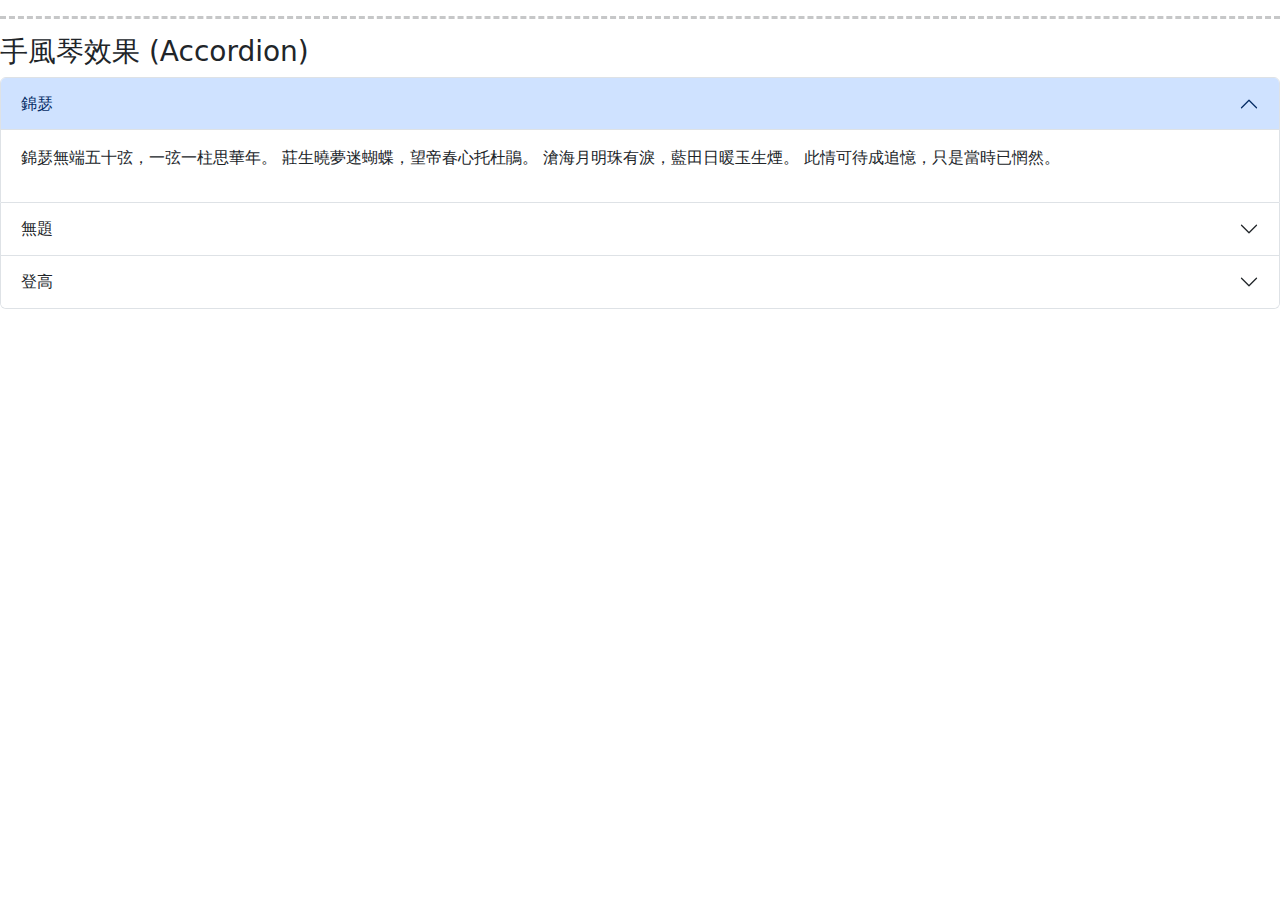
<file: 1203_addpoint/1203addpoint_index.html>
<DOCTYPE html>
<html lang = "en">

<html>

	<head>
			<meta charset='utf-8'>
			<title>bootstrap example</title>
			<link href="https://cdn.jsdelivr.net/npm/bootstrap@5.3.3/dist/css/bootstrap.min.css" rel="stylesheet" integrity="sha384-QWTKZyjpPEjISv5WaRU9OFeRpok6YctnYmDr5pNlyT2bRjXh0JMhjY6hW+ALEwIH" crossorigin="anonymous">
			<script src="https://cdn.jsdelivr.net/npm/bootstrap@5.3.3/dist/js/bootstrap.bundle.min.js" integrity="sha384-YvpcrYf0tY3lHB60NNkmXc5s9fDVZLESaAA55NDzOxhy9GkcIdslK1eN7N6jIeHz" crossorigin="anonymous"></script>
	</head>




  <hr style="border-top:3px dashed;">
  <h3>  手風琴效果 (Accordion)</h3>
  <div class="accordion" id="myAccordion">
	<div class="accordion-item">
	  <h2 class="accordion-header" id="heading1">
		<button type="button" class="accordion-button" data-bs-toggle="collapse" 
		  data-bs-target="#collapse1">錦瑟</button>
	  </h2>
	  <div id="collapse1" class="accordion-collapse collapse show"
		data-bs-parent="#myAccordion">
		<div class="accordion-body">
		  <p>錦瑟無端五十弦，一弦一柱思華年。
			莊生曉夢迷蝴蝶，望帝春心托杜鵑。
			滄海月明珠有淚，藍田日暖玉生煙。
			此情可待成追憶，只是當時已惘然。</p>
		</div>
	  </div>
	</div>
	<div class="accordion-item">
	  <h2 class="accordion-header" id="heading2">
		<button type="button" class="accordion-button collapsed" data-bs-toggle="collapse"
		  data-bs-target="#collapse2">無題</button>
	  </h2>
	  <div id="collapse2" class="accordion-collapse collapse" data-bs-parent="#myAccordion">
		<div class="accordion-body">
		  <p>相見時難別亦難，東風無力百花殘。
			春蠶到死絲方盡，蠟炬成灰淚始乾。
			曉鏡但愁雲鬢改，夜吟應覺月光寒。
			蓬萊此去無多路，青鳥殷勤為探看。</p>
		</div>
	  </div>
	</div>
	<div class="accordion-item">
	  <h2 class="accordion-header" id="heading3">
		<button type="button" class="accordion-button collapsed" data-bs-toggle="collapse" 
		  data-bs-target="#collapse3">登高</button>
	  </h2>
	  <div id="collapse3" class="accordion-collapse collapse" data-bs-parent="#myAccordion">
		<div class="accordion-body">
		  <p>風急天高猿嘯哀，渚清沙白鳥飛迴。
			無邊落木蕭蕭下，不盡長江滾滾來。
			萬里悲秋常作客，百年多病獨登臺。
			艱難苦恨繁霜鬢，潦倒新停濁酒杯。</p>
		</div>
	  </div>
	</div>
  </div>











	</body>
</html>
</file>
<file: timer.css>
.title{
display:flex;
justify-content: center;
align-items: center;
}
.inp{
margin:0 auto ;
display:flex;
justify-content: center;

}
input{

font-size: 20px;
text-align: center;
width: 100px;
height: 60px;


}
.but{
justify-content: center;
margin: 20px;
display:flex;

}
button{
padding: 10px 20px;
margin: 0px 10px;
font-size: 13px;

}
.time{
    color: blue;
text-align: center;
}
</file>
<file: 1008/1008_namecard.css>
@charset "utf-8";
/* CSS Document */

*{
	/* border:solid 1px ; */
	position: relative;
}

html,body{
  width:100% ;height:100% ;
  padding:0px; margin:0px;
}

body{
  background-color: #d1d1d1;
  border-top: solid 20px #48876c;
  border-bottom: solid 20px #48876c;
  box-sizing: border-box;
  overflow: hidden;
}

.namecard{
  width:380px; height:230px;
  border: solid 1px rgab(0,0,0,0.5);
  padding:0px;
  margin-left:auto;
  margin-right:auto;
  margin-top:150px;
  
  background-color:#DCDDDF;
  overflow: hidden;
  box-shadow: 5px 5px 5px rgba(0,0,0,0.15);
}

.namecard h2{
  position:absolute;
  font-size:19px;
  font-weight:550;
  color: rgba (0,0,0,0.1);
  letter-spacing:4px;
  padding-left:15px;
  padding-top:20px;
  margin-bottom:0px;
  
}

.namecard h2 span{
  font-size:12px;
  letter-spacing:6px;
  
}

.namecard h6{
  color:white;
/*   border:solid 1px #3c5738; */
  padding-left:130px;
  background:linear-gradient(to right, #BFC2CB, #75809C);
  top:50px;
}

.company{
  font-size:15px;
  font-weight:500;
  letter-spacing:5px;
  padding-left:150px;
  top:40px;
}

.namecard p {
  position:absolute;
  font-size:12px;
  padding-left:150px;
  top:115px;
}

.mark{
  color:white;
  text-align: center;
  line-height:40px;
  position:absolute;
  top:20px;
  right:20px;
  border:solid 1px #75809C;
  border-radius:5px;
  width:80px; height:40px;
  background:#75809C;
}
.circle{
  width: 60px; height: 50px;
  border-radius: 100%;
  position: absolute;
  background-color:#DCDDDF
}
.circle1{
  width: 60px; height: 50px;
  top:-23px; right:25px;
}
.circle2{
  width: 60px; height: 30px;
  top:25px; right:-30px; 
}
.circle3{
  width: 50px; height: 10px;
  top:58px; right:30px;
}
.circle4{
  width: 60px; height: 30px;
  top:25px; right:85px; 
}
.title{
   font-size:300px;
  font-weight:200;
  position: absolute;
  bottom:100px;
  color: rgba(0,0,0,0.1)
}
</file>
